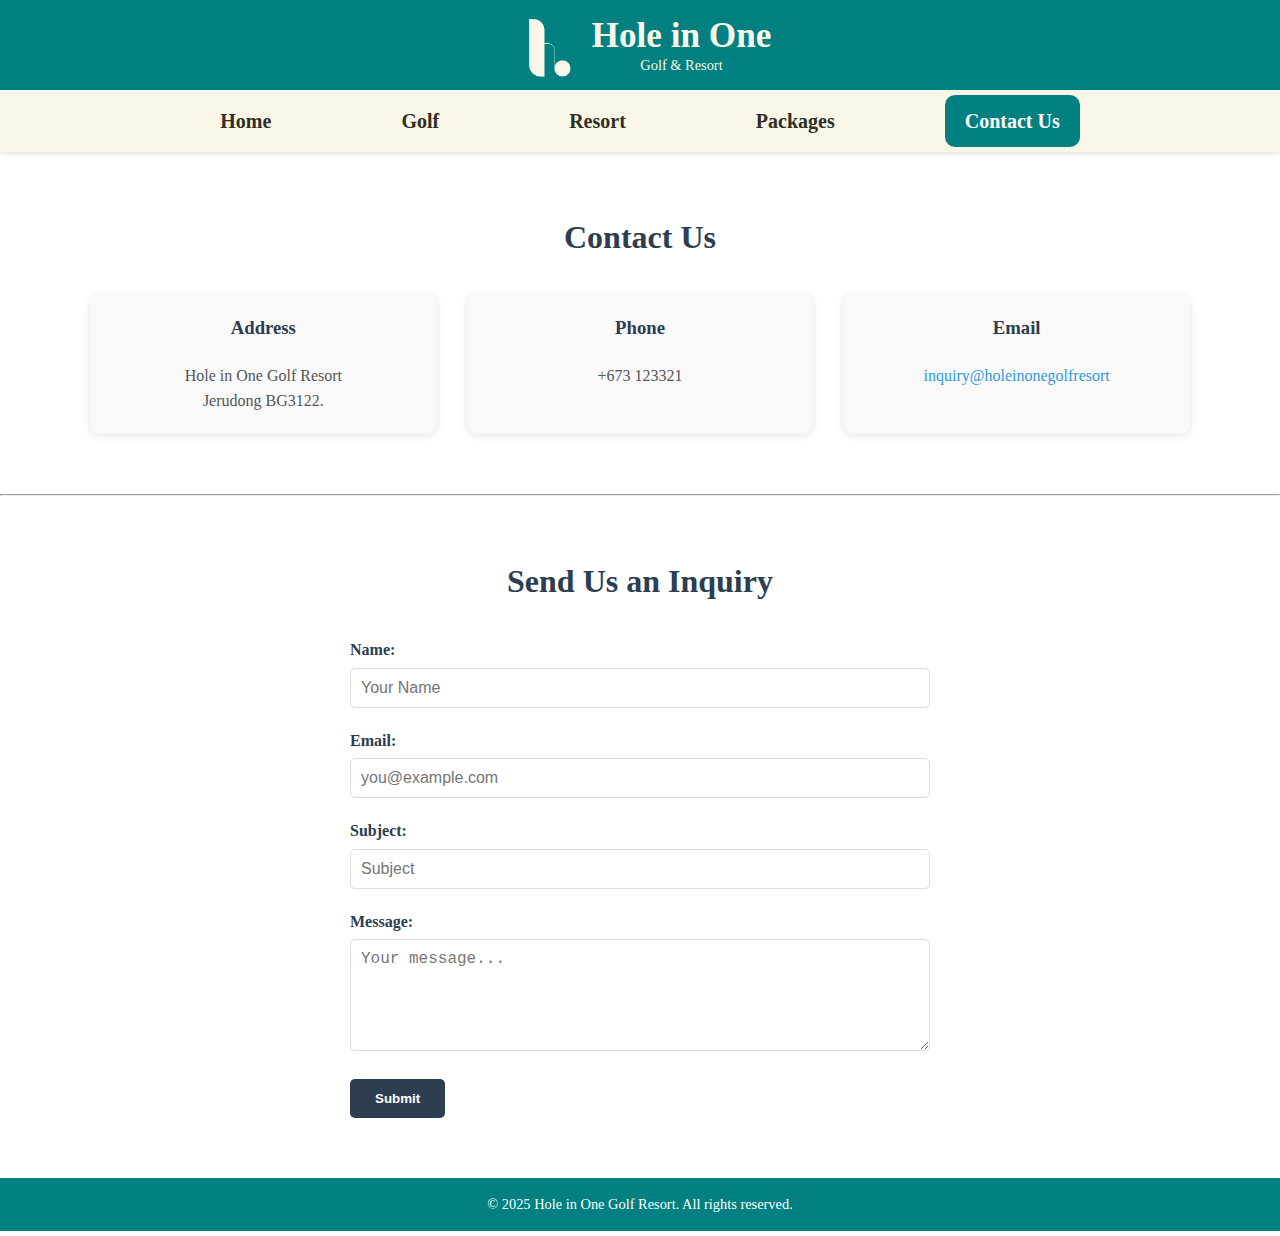
<file: contact.html>
<!DOCTYPE html>
<html lang="en">
<head>
    <meta charset="UTF-8">
    <meta name="viewport" content="width=device-width, initial-scale=1.0">
    <title>Contact Us | Hole in One Golf Resort</title>
    <link rel="stylesheet" href="style.css">
</head>
<body>

<header>
    <div class="logo-title">
        <img src="images/logo.png" alt="Hole in One Logo">
        <div class="text-group">
            <h1>Hole in One</h1>
            <p>Golf & Resort</p>
        </div>
    </div>
    <nav>
        <ul>
            <li><a href="index.html">Home</a>
                <ul>
                    <li><a href="index.html#about-us">About Us</a></li>
                    <li><a href="index.html#our-mission">Our Mission</a></li>
                </ul>
            </li>
            <li><a href="golf.html">Golf</a>
                <ul>
                    <li><a href="golf.html#courses">The Courses</a></li>
                    <li><a href="golf.html#activities">Other Activities</a></li>
                </ul>
            </li>
            <li><a href="resort.html">Resort</a>
                <ul>
                    <li><a href="resort.html#facilities">Facilities</a></li>
                    <li><a href="resort.html#clubhouses">ClubHouses</a></li>
                </ul>
            </li>
            <li><a href="packages.html">Packages</a>
                <ul>
                    <li><a href="packages.html#our-packages">Our Packages</a></li>
                    <li><a href="packages.html#custom-packages">Custom Packages</a></li>
                </ul>
            </li>
            <li><a href="contact.html" class="active">Contact Us</a>
                <ul>
                    <li><a href="contact.html#inquiry-form">Inquiry Form</a></li>
                    <li><a href="contact.html#contact-information">COntact Information</a></li>
                </ul>
            </li>
        </ul>
    </nav>
</header>

<main>
    <section class="contact-info" id="contact-information">
        <div class="container">
            <h2>Contact Us</h2>
            <div class="contact-details">
                <div>
                    <h3>Address</h3>
                    <p>Hole in One Golf Resort <br>
                         Jerudong BG3122.</p>
                </div>
                <div>
                    <h3>Phone</h3>
                    <p>+673 123321</p>
                </div>
                <div>
                    <h3>Email</h3>
                    <p><a href="5866@laksamanacollege.edu.bn">inquiry@holeinonegolfresort</a></p>
                </div>
            </div>
        </div>
    </section>
<hr>
    <section class="contact-form" id="inquiry-form">
        <div class="container">
            <h2>Send Us an Inquiry</h2>
            <form action="#" method="post">
                <div class="form-group">
                    <label for="name">Name:</label>
                    <input type="text" id="name" name="name" placeholder="Your Name" required>
                </div>
                <div class="form-group">
                    <label for="email">Email:</label>
                    <input type="email" id="email" name="email" placeholder="you@example.com" required>
                </div>
                <div class="form-group">
                    <label for="subject">Subject:</label>
                    <input type="text" id="subject" name="subject" placeholder="Subject" required>
                </div>
                <div class="form-group">
                    <label for="message">Message:</label>
                    <textarea id="message" name="message" rows="5" placeholder="Your message..." required></textarea>
                </div>
                <button type="submit" class="btn">Submit</button>
            </form>
        </div>
    </section>
</main>

<footer>
    <p>&copy; 2025 Hole in One Golf Resort. All rights reserved.</p>
</footer>

</body>
</html>
</file>
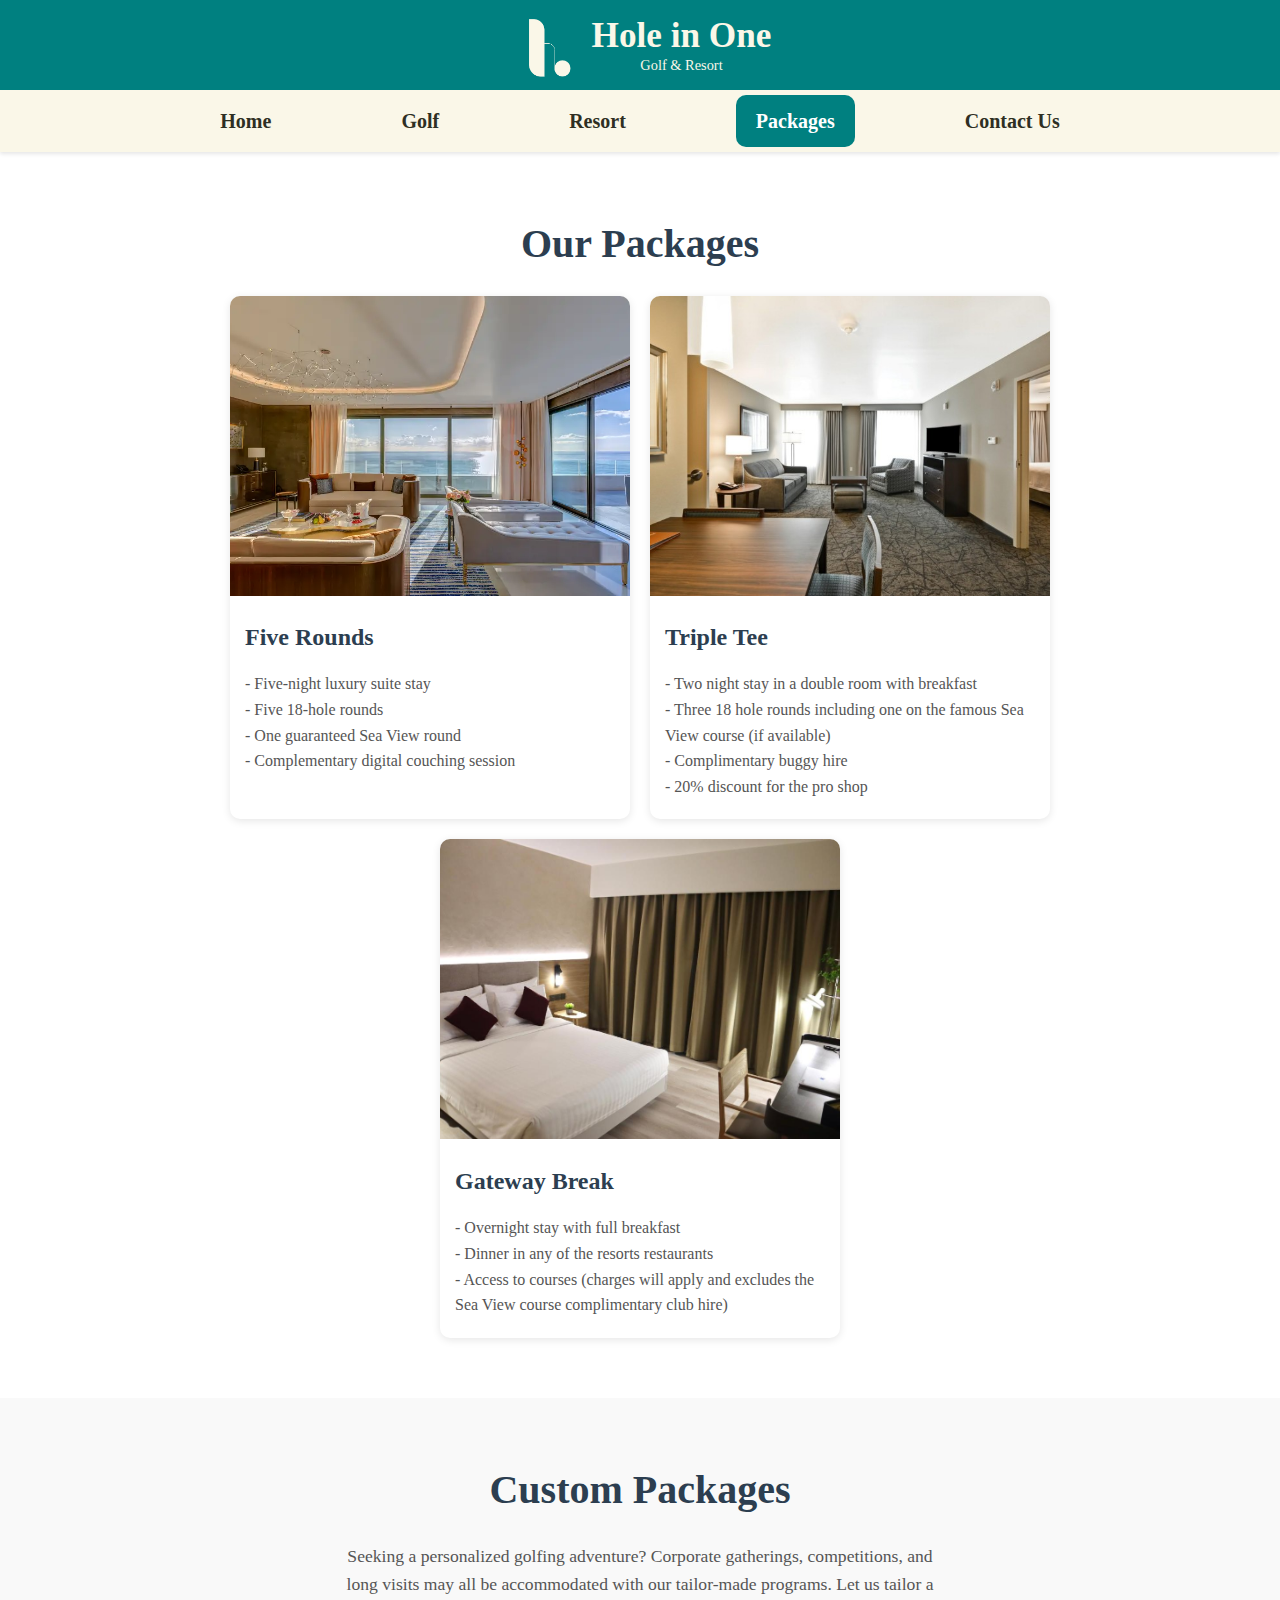
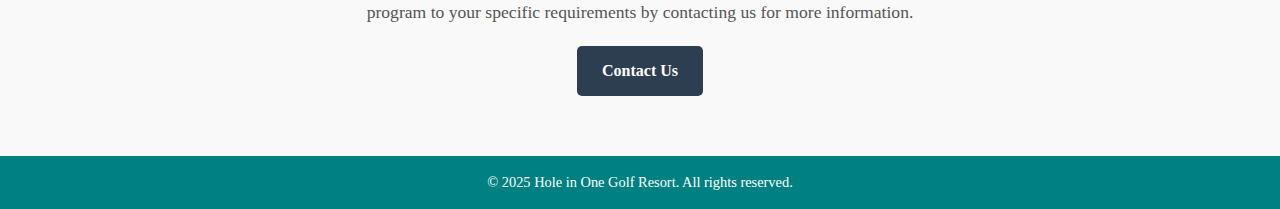
<file: packages.html>
<!DOCTYPE html>
<html lang="en">
<head>
    <meta charset="UTF-8">
    <meta name="viewport" content="width=device-width, initial-scale=1.0">
    <title>Packages | Hole in One Golf Resort</title>
    <link rel="stylesheet" href="style.css">
</head>
<body>

<header>
    <div class="logo-title">
        <img src="images/logo.png" alt="Hole in One Logo">
        <div class="text-group">
            <h1>Hole in One</h1>
            <p>Golf & Resort</p>
        </div>
    </div>
    <nav>
        <ul>
            <li><a href="index.html">Home</a>
                <ul>
                    <li><a href="index.html#about-us">About Us</a></li>
                    <li><a href="index.html#our-mission">Our Mission</a></li>
                </ul>
            </li>
            <li><a href="golf.html">Golf</a>
                <ul>
                    <li><a href="golf.html#courses">The Courses</a></li>
                    <li><a href="golf.html#activities">Other Activities</a></li>
                </ul>
            </li>
            <li><a href="resort.html">Resort</a>
                <ul>
                    <li><a href="resort.html#facilities">Facilities</a></li>
                    <li><a href="resort.html#clubhouses">Clubhouses</a></li>
                </ul>
            </li>
            <li><a href="packages.html" class="active">Packages</a>
                <ul>
                    <li><a href="packages.html#our-packages">Our Packages</a></li>
                    <li><a href="packages.html#custom-packages">Custom Packages</a></li>
                </ul>
            </li>
            <li><a href="contact.html">Contact Us</a>
                <ul>
                    <li><a href="contact.html#inquiry-form">Inquiry Form</a></li>
                    <li><a href="contact.html#contact-information">Contact Information</a></li>
                </ul>
            </li>
        </ul>
    </nav>
</header>

<main>
    <!-- Offerings Section - Added id="our-packages" for navigation -->
    <section class="packages" id="our-packages">
        <div class="container">
            <h2>Our Packages</h2>
            <div class="package-cards">
                <div class="card">
                    <img src="images/five.png" alt="Five Rounds Package">
                    <h3>Five Rounds</h3>
                    <p>
                        - Five-night  luxury suite stay <br>
                        - Five 18-hole rounds <br>
                        - One guaranteed Sea View round <br>
                        - Complementary digital couching session <br>
                    </p>
                </div>
                <div class="card">
                    <img src="images/triple.png" alt="Triple Tee Package">
                    <h3>Triple Tee</h3>
                    <p>
                        - Two night stay in a double room with breakfast <br>
                        - Three 18 hole rounds including one on the famous Sea View course (if available) <br>
                        - Complimentary buggy hire <br>
                        - 20% discount for the pro shop <br>
                    </p>
                </div>
                <div class="card">
                    <img src="images/gateaway.png" alt="Gateway Break Package">
                    <h3>Gateway Break</h3>
                    <p>
                        - Overnight stay with full breakfast <br>
                        - Dinner in any of the resorts restaurants <br>
                        - Access to courses (charges will apply and excludes the Sea View course complimentary club hire)
                    </p>
                </div>
            </div>
        </div>
    </section>

    <!-- Custom Packages Section - Added id="custom-packages" for navigation -->
    <section class="custom-packages" id="custom-packages">
        <div class="container">
            <h2>Custom Packages</h2>
            <p>
                Seeking a personalized golfing adventure? Corporate gatherings, competitions, and long visits may all be accommodated with our tailor-made programs. Let us tailor a program to your specific requirements by contacting us for more information. 
            </p>
            <a href="contact.html" class="btn">Contact Us</a>
        </div>
    </section>
</main>

<footer>
    <p>&copy; 2025 Hole in One Golf Resort. All rights reserved.</p>
</footer>

</body>
</html>
</file>
<file: style.css>
/* --------------------at the top------------------------ */
* {
    margin: 0;
    padding: 0;
    box-sizing: border-box;
}

body {
    font-family: serif;
    color: #333;
    line-height: 1.6;
}

/* --------------------HOME PAGE---------------------- */
/* Hero Section */
.hero {
    background: url('images/welcome.png') no-repeat center center / cover;
    width: 100%;
    max-width: 100%;
    height: 70vh;
    display: flex;
    align-items: center;
    justify-content: center;
    text-align: center;
    margin: 0 auto;
    padding: 0;
    overflow: hidden;
    box-sizing: border-box;
}

.hero-content {
    background-color: rgba(0, 0, 0, 0.18); /* Semi-transparent black */
    padding: 80px 20px;
    width: 100%;
    max-width: 1200px;
    box-sizing: border-box;
}

.hero h2 {
    font-size: 3rem;
    margin-bottom: 1px;
    color: #fff; /* color for header hero */
}

.hero p {
    font-size: 1.3rem;
    margin-bottom: 20px;
    color: #fff; /* color for paragraph hero */
}

.btn {
    display: inline-block;
    padding: 12px 30px;
    background-color: #008080; /* color background button */
    color: white; /* color text button */
    text-decoration: none;
    border-radius: 40px;
    font-weight: bold;
    transition: background-color 0.3s ease;
    cursor: pointer;
}

.btn:hover {
    background-color: #0f4145; /* color hover background button */
}


/* --------------Sections under hero---------------- */
section {
    padding: 60px 20px;
}

.container {
    max-width: 1100px;
    margin: auto;
}

h2 {
    text-align: center;
    margin-bottom: 20px;
    font-size: 2.5rem;
    color: #2c3e50;
}

/* --------------------Description---------------------- */
.description {
    background-color: #ffffff; /* Added background to separate it from sections below */
}

.description p {
    max-width: 800px;
    margin: auto;
    text-align: center;
    font-size: 1.1rem;
}


/* -------------About Us & Our Mission---------------------- */
/* About Section */
.about {
    background-color: #f9f9f9;
    padding: 60px 20px;
}

.about-container {
    max-width: 1100px;
    margin: auto;
    display: flex;
    align-items: center;
    gap: 20px;
    flex-wrap: wrap;
}

.about-image img {
    max-width: 400px;
    width: 100%;
    border-radius: 10px;
    display: block;
}

.about-text {
    flex: 1;
    font-size: 1.1rem;
    color: #333;
}

/* Mission Section */
.mission {
    background-color: #ffffff;
    padding: 60px 20px;
}

.mission-container {
    max-width: 1100px;
    margin: auto;
    display: flex;
    align-items: center;
    gap: 20px;
    flex-wrap: wrap;
}

.mission-text {
    flex: 1;
    font-size: 1.1rem;
    color: #333;
}

.mission-image img {
    max-width: 400px;
    width: 100%;
    border-radius: 10px;
    display: block;
}

/* Responsive tweaks */
@media (max-width: 768px) {
    .about-container,
    .mission-container {
        flex-direction: column;
        text-align: center;
    }

    .about-text,
    .mission-text {
        font-size: 1rem;
    }

    .about-image img,
    .mission-image img {
        max-width: 100%;
        margin-bottom: 20px;
    }
}


/* Cards: Courses, Activities, Facilities, Clubhouses, Packages */
.course-cards, .activity-cards, .facility-cards, .clubhouse-cards, .package-cards {
    display: flex;
    flex-wrap: wrap;
    gap: 20px;
    justify-content: center;
    margin-top: 20px;
}

.card, .package-cards .card {
    background-color: #ffffff;   /* background card */
    border-radius: 10px;
    box-shadow: 0 2px 8px rgba(0,0,0,0.1);
    overflow: hidden;
    width: 400px;
    transition: transform 0.3s ease;
}

.card:hover, .package-cards .card:hover {
    transform: translateY(-5px);
}

.card img, .package-cards .card img {
    width: 100%;
    height: 300px;
    object-fit: cover;
}

.card h3, .package-cards .card h3 {
    font-size: 1.5rem;
    color: #2c3e50;
    margin: 15px;
}

.card p, .package-cards .card p {
    font-size: 1rem;
    padding: 0 15px 20px;
    color: #555;
}

/* Responsive for Cards */
@media (max-width: 768px) {
    .card, .package-cards .card {
        width: 100%;
    }
}

/* --------------Custom Packages------------------- */
.custom-packages {
    background-color: #f9f9f9;
    text-align: center;
    padding-bottom: 60px;
}

.custom-packages p {
    font-size: 1.1rem;
    max-width: 600px;
    margin: 0 auto 20px;
    color: #555;
}

.custom-packages .btn {
    background-color: #2c3e50;
    color: #ffffff;
    padding: 12px 25px;
    text-decoration: none;
    border-radius: 5px;
    font-weight: bold;
    transition: background-color 0.3s ease;
}

.custom-packages .btn:hover {
    background-color: #008080;
}

/* ------------Contact Information -------------------*/
.contact-info h2, .contact-form h2 {
    font-size: 2rem;
    color: #2c3e50;
    margin-bottom: 30px;
    text-align: center;
}

.contact-details {
    display: flex;
    flex-wrap: wrap;
    justify-content: center;
    gap: 30px;
    text-align: center;
}

.contact-details div {
    flex: 1 1 250px;
    background-color: #f9f9f9;
    padding: 20px;
    border-radius: 10px;
    box-shadow: 0 2px 8px rgba(0,0,0,0.1);
}

.contact-details h3 {
    color: #2c3e50;
    margin-bottom: 20px;
}

.contact-details p {
    color: #555;
}

.contact-details a {
    color: #3498db;
    text-decoration: none;
}

.contact-details a:hover {
    text-decoration: underline;
}

/* Contact Form */
.contact-form form {
    max-width: 600px;
    margin: 0 auto;
    padding: 0 10px;
}

.form-group {
    margin-bottom: 20px;
}

.form-group label {
    display: block;
    font-weight: bold;
    margin-bottom: 5px;
    color: #2c3e50;
}

.form-group input,
.form-group textarea {
    width: 100%;
    padding: 10px;
    border: 1px solid #ddd;
    border-radius: 5px;
    font-size: 1rem;
}

.form-group input:focus,
.form-group textarea:focus {
    border-color: #2c3e50;
    outline: none;
}

.contact-form .btn {
    display: inline-block;
    background-color: #2c3e50;
    color: #ffffff;
    padding: 12px 25px;
    border: none;
    border-radius: 5px;
    font-weight: bold;
    cursor: pointer;
    transition: background-color 0.3s ease;
    text-decoration: none;
}

.contact-form .btn:hover {
    background-color: #34495e;
}

/* Header (logo/title area) */
header {
    background-color: #008080;
    padding: 0px;
    box-shadow: 0 2px 4px rgba(0,0,0,0.1);
    text-align: center;
    position: relative;
    z-index: 10;
}

/* Logo and title inside header */
.logo-title {
    display: flex;
    align-items: center;
    justify-content: center;
    gap: 3px;
    flex-wrap: wrap;
    padding: 10px;
}

.logo-title img {
    width: 80px;
    height: auto;
}

.logo-title .text-group {
    display: flex;
    flex-direction: column;
    line-height: 1.2;
    margin-top: -px;
}

.logo-title h1 {
    font-size: 2.2rem;
    font-family: serif;
    color: #faf7e8;
    margin: 0;
}

.logo-title p {
    font-size: 0.9rem;
    font-family: serif;
    color: #faf7e8;
    margin: 0;
}

/* ---------------Navigation Bar------------------- */

nav {
    background-color: #faf7e8;
    padding: 5px;
}

nav ul {
    list-style: none;
    display: flex;
    justify-content: center;
    flex-wrap: wrap;
    gap: 90px;
}

nav ul li {
    position: relative;
}

nav ul li a {
    display: block;
    padding: 10px 20px;
    color: #2e2f23;
    font-weight: 700;
    text-decoration: none;
    display: inline-block;  
    transition: background-color 0.3s ease, color 0.3s ease;
    border-radius: 50px;
    font-size: 20px;
}

nav ul li a:hover {
    background-color: #63b4b4;
    color: #e0f2f1;
    outline: none;
}

/* ---------------Submenu--------------------- */
nav ul li ul {
    position: absolute;
    top: 100%;
    left: 0;
    background-color: #444;
    display: none;
    min-width: 180px;
    z-index: 999;
    border-radius: 4px;
    overflow: hidden;
    margin: 0 auto;
    
}

nav ul li:hover ul {
    display: block;
}

nav ul li ul li a {
    padding: 12px 16px;
    color: #e0f2f1;
    border-bottom: 1px solid #555;
}

nav ul li ul li a:hover {
    background-color: #63b4b4;
    color: #e0f2f1;
    outline: none;
}

nav ul li a.active {
    font-weight: bold;
    background-color: #008080;
    color: #fff;
    border-radius: 10px;
    /* Removed pointer-events: none; to allow hover on active links for dropdowns */
}

/* Footer */
footer {
    background-color: #008080;
    color: #ffffff;
    text-align: center;
    padding: 15px 0;
    font-size: 0.9rem;
}


/* Additional Media Queries for Small Screens */
@media (max-width: 480px) {
    .hero h1 {
        font-size: 2rem;
    }

    .hero p {
        font-size: 1rem;
    }

    nav ul {
        gap: 20px;
        flex-direction: column;
        align-items: center;
    }

    /* Adjust dropdowns for mobile - still hover-based in this setup */
    .dropdown-content {
        position: static;
        transform: none;
        width: 100%;
        text-align: center;
        box-shadow: none;
        background-color: #e0f2f1;
        border-radius: 0;
    }

    /* Mobile hover will still display as block */
    .dropdown:hover .dropdown-content {
        display: block;
    }

    .dropdown-content a {
        padding: 8px 10px;
        font-size: 0.85rem;
        border-radius: 0;
    }

    .logo-title {
        flex-direction: column;
    }

    .logo-title img {
        width: 60px;
    }

    .logo-title h1 {
        font-size: 1.8rem;
    }

    section {
        padding: 40px 15px;
    }

    .about-content img,
    .mission-content img {
        max-width: 100%;
    }
}
</file>
